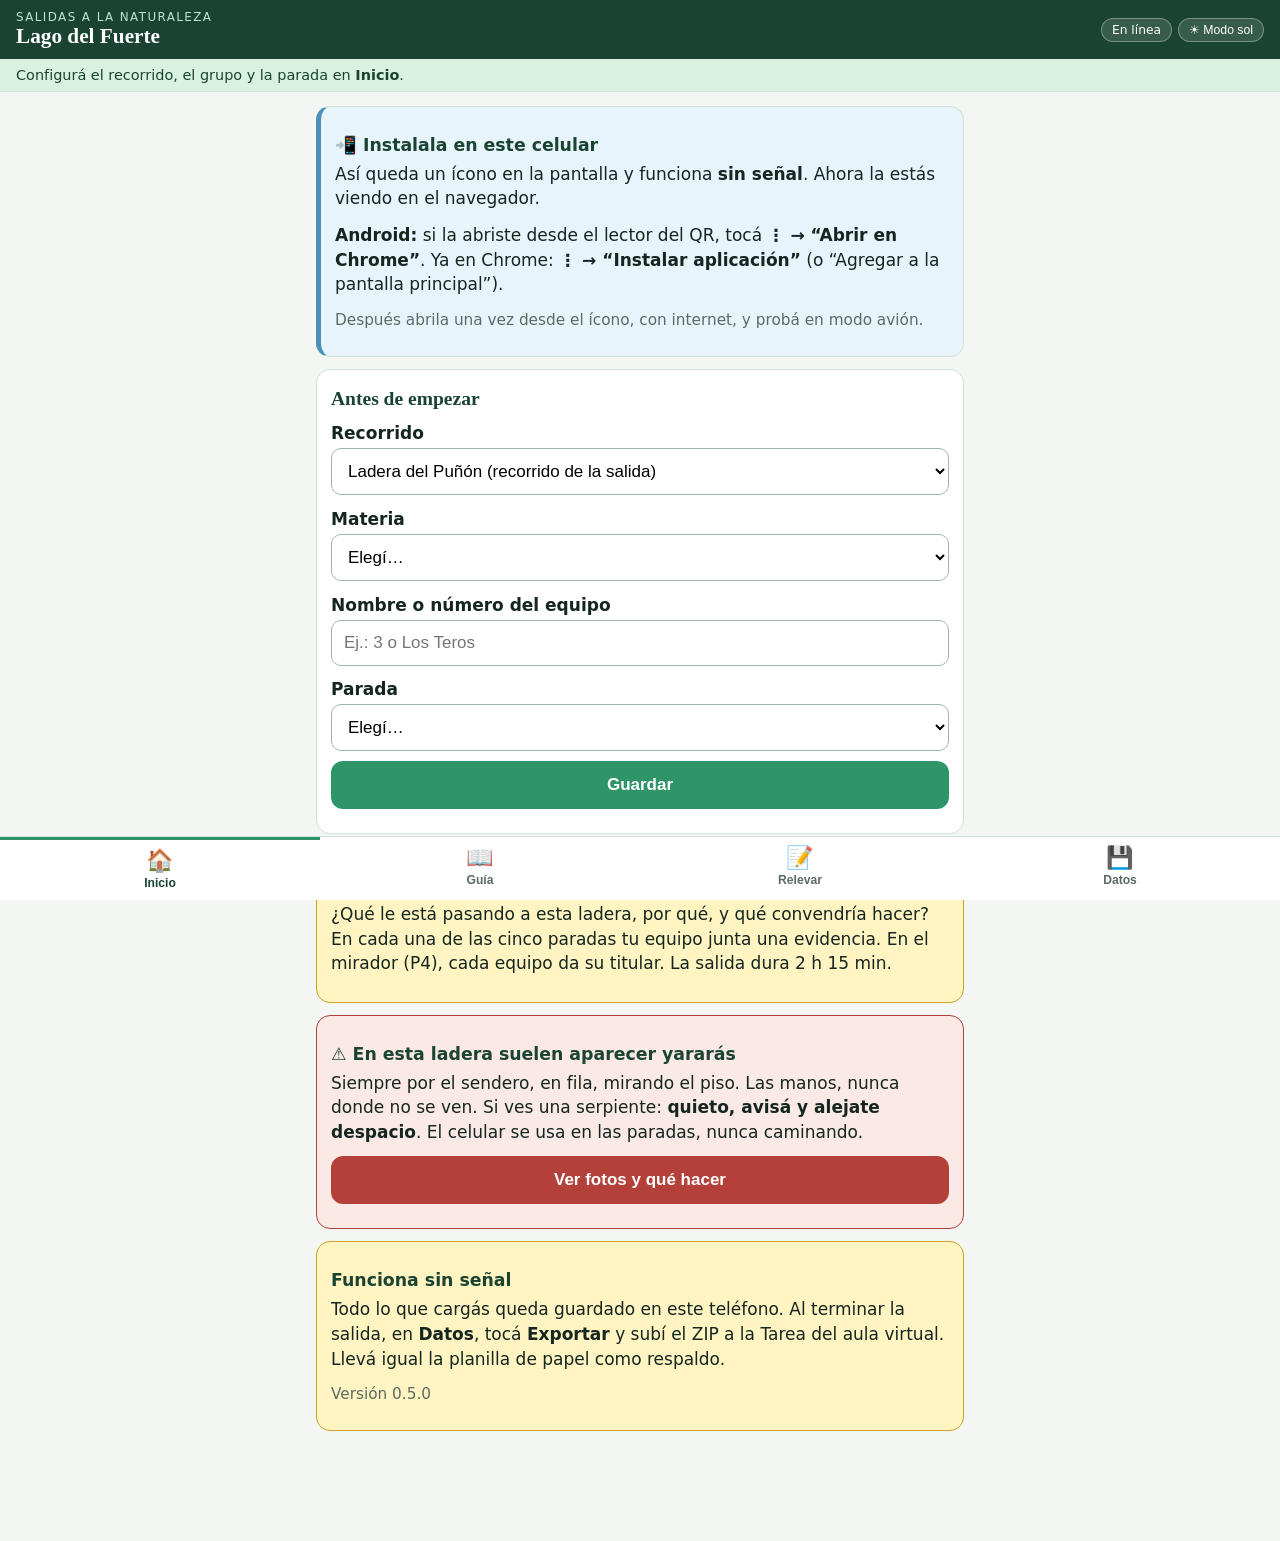
<file: index.html>
<!doctype html>
<html lang="es">
<head>
<meta charset="utf-8">
<meta name="viewport" content="width=device-width, initial-scale=1, viewport-fit=cover">
<meta name="theme-color" content="#1A4331">
<title>Salidas a la naturaleza</title>
<link rel="manifest" href="manifest.webmanifest">
<link rel="icon" href="img/icon-192.png">
<link rel="apple-touch-icon" href="img/icon-192.png">
<link rel="stylesheet" href="style.css">
</head>
<body>
<header class="top">
  <div>
    <div class="kicker">Salidas a la naturaleza</div>
    <h1>Lago del Fuerte</h1>
  </div>
  <div class="top-right">
    <span id="netState" class="pill" title="Estado de conexión">…</span>
    <button id="sunBtn" class="pill btn-pill" aria-label="Modo sol">☀ Modo sol</button>
  </div>
</header>

<div id="sessionBar" class="session"></div>

<main id="view"></main>

<nav class="tabs" role="tablist">
  <button data-tab="inicio" class="tab active">🏠<span>Inicio</span></button>
  <button data-tab="guia" class="tab">📖<span>Guía</span></button>
  <button data-tab="relevar" class="tab">📝<span>Relevar</span></button>
  <button data-tab="datos" class="tab">💾<span>Datos</span></button>
</nav>

<div id="toast" class="toast" role="status" aria-live="polite"></div>
<script src="jszip.min.js"></script>
<script src="app.js"></script>
</body>
</html>
</file>
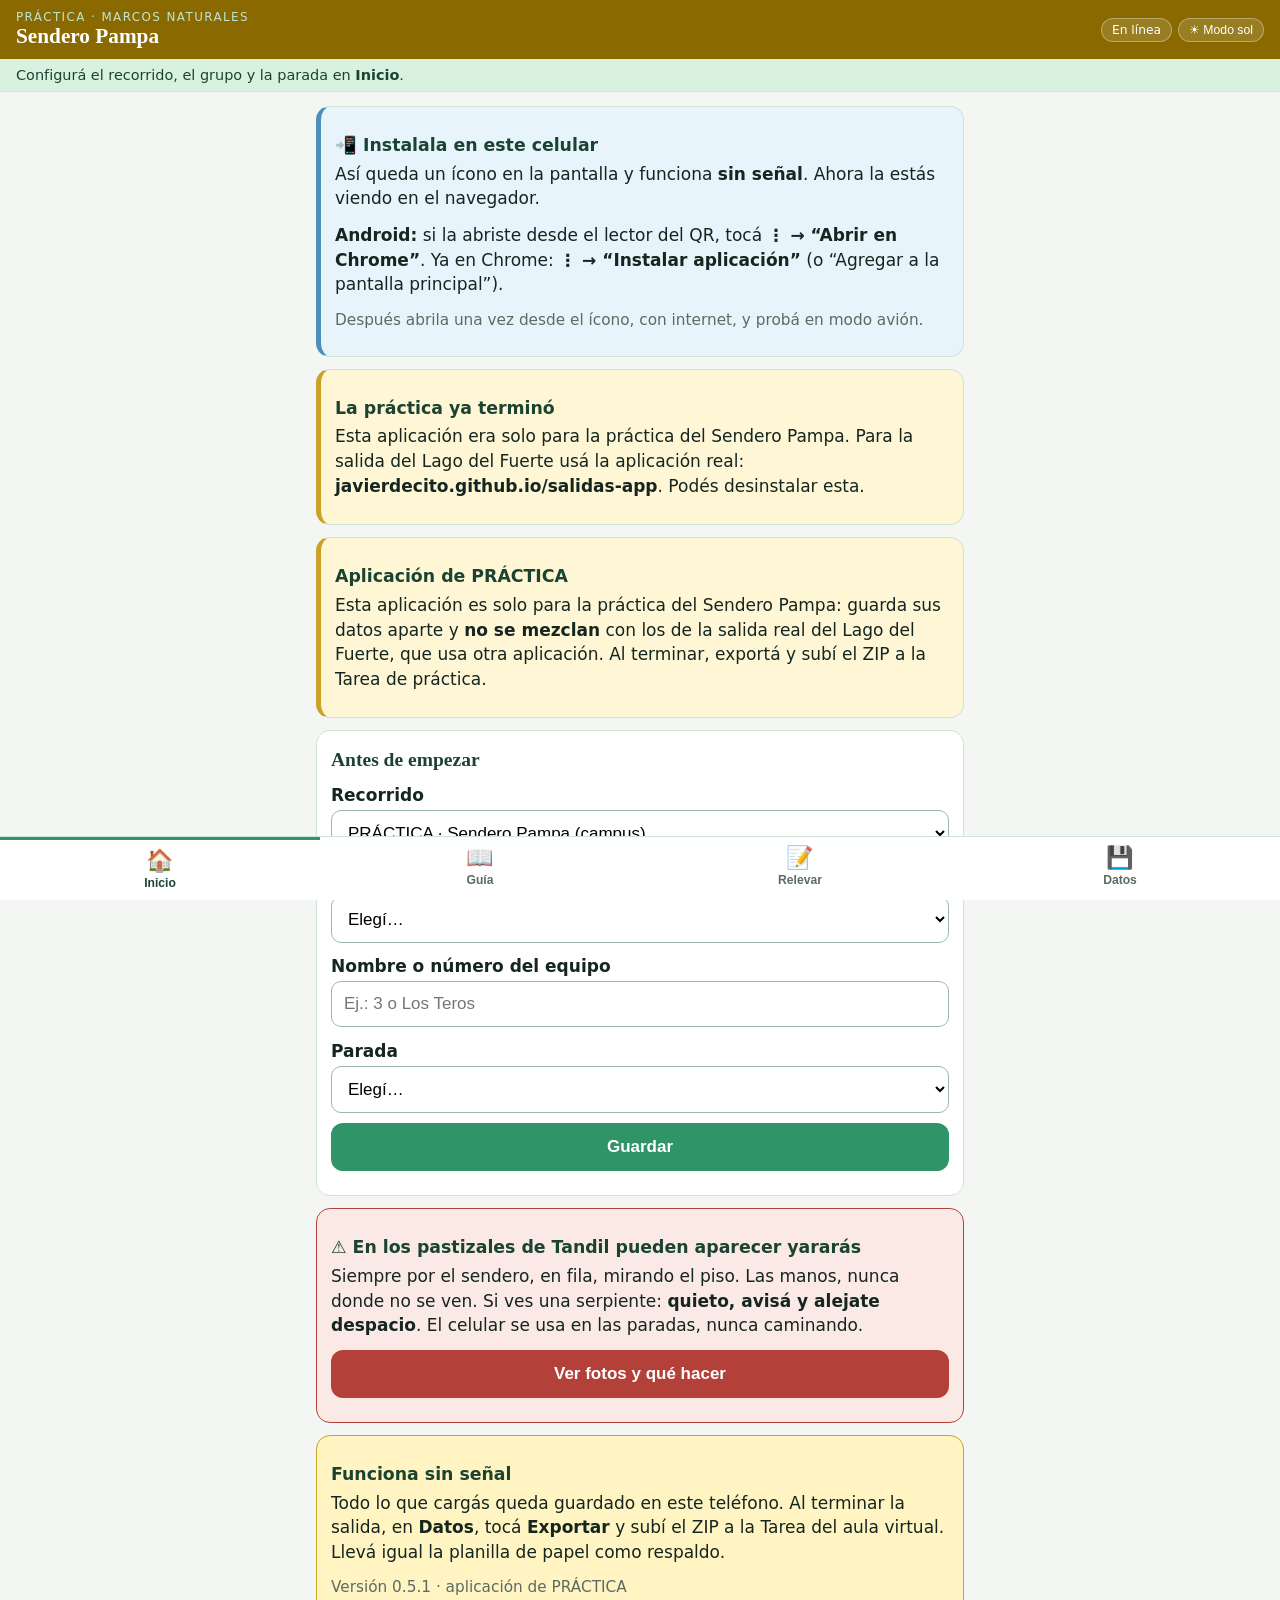
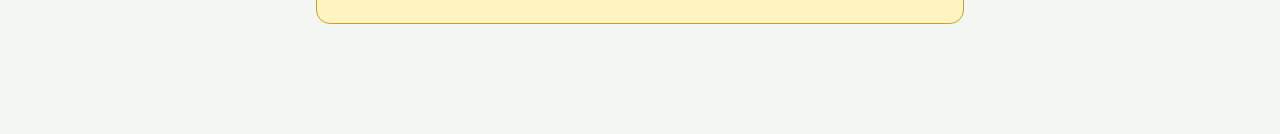
<file: practica/index.html>
<!doctype html>
<html lang="es">
<head>
<meta charset="utf-8">
<meta name="viewport" content="width=device-width, initial-scale=1, viewport-fit=cover">
<meta name="theme-color" content="#8A6A00">
<title>Práctica Sendero Pampa</title>
<link rel="manifest" href="manifest.webmanifest">
<link rel="icon" href="img/icon-192.png">
<link rel="apple-touch-icon" href="img/icon-192.png">
<link rel="stylesheet" href="style.css">
</head>
<body>
<header class="top">
  <div>
    <div class="kicker">PRÁCTICA · Marcos Naturales</div>
    <h1>Sendero Pampa</h1>
  </div>
  <div class="top-right">
    <span id="netState" class="pill" title="Estado de conexión">…</span>
    <button id="sunBtn" class="pill btn-pill" aria-label="Modo sol">☀ Modo sol</button>
  </div>
</header>

<div id="sessionBar" class="session"></div>

<main id="view"></main>

<nav class="tabs" role="tablist">
  <button data-tab="inicio" class="tab active">🏠<span>Inicio</span></button>
  <button data-tab="guia" class="tab">📖<span>Guía</span></button>
  <button data-tab="relevar" class="tab">📝<span>Relevar</span></button>
  <button data-tab="datos" class="tab">💾<span>Datos</span></button>
</nav>

<div id="toast" class="toast" role="status" aria-live="polite"></div>
<script src="jszip.min.js"></script>
<script src="app.js"></script>
</body>
</html>
</file>
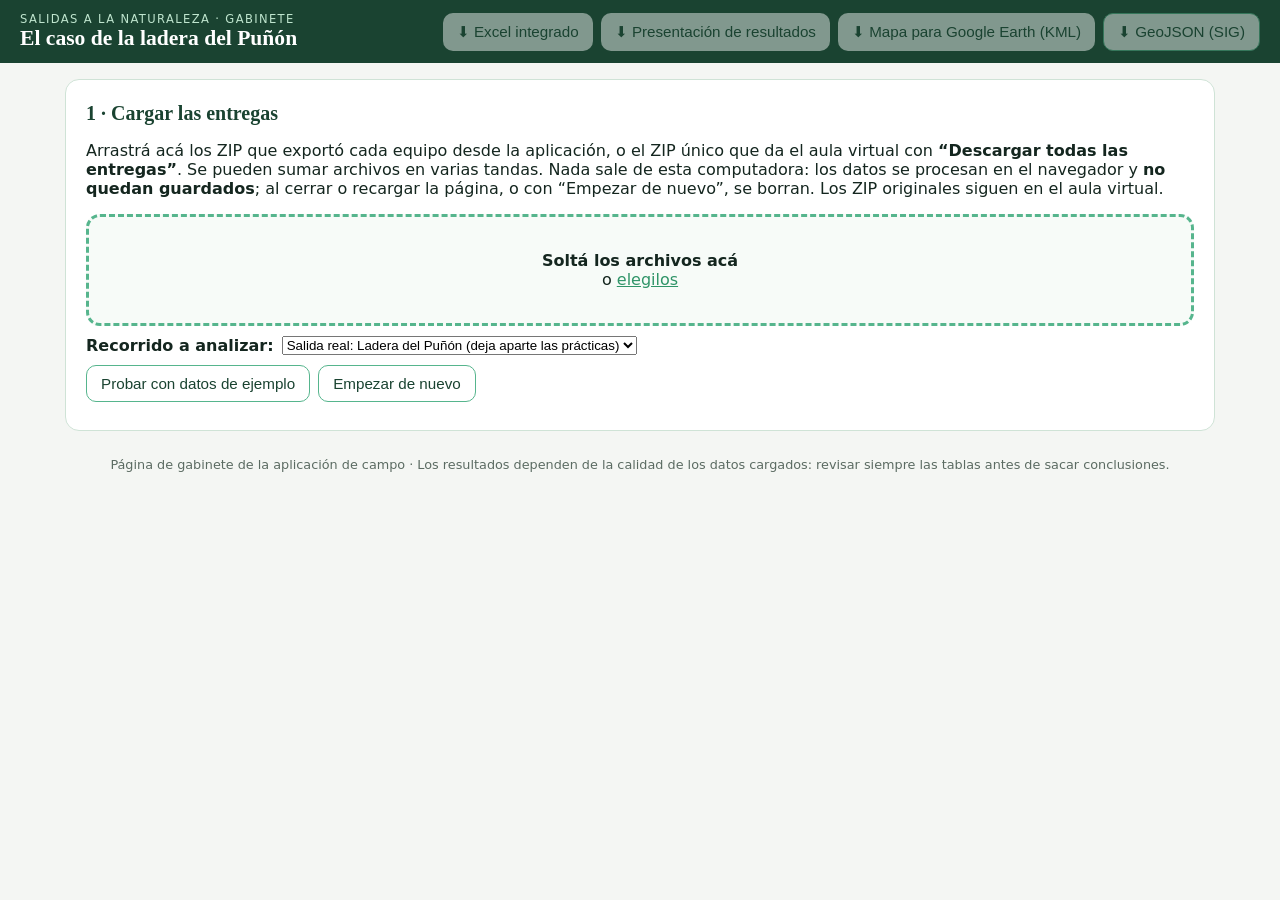
<file: gabinete.html>
<!doctype html>
<html lang="es">
<head>
<meta charset="utf-8">
<meta name="viewport" content="width=device-width, initial-scale=1">
<title>Gabinete · Salidas a la naturaleza</title>
<link rel="icon" href="img/icon-192.png">
<link rel="stylesheet" href="lib/leaflet.css">
<link rel="stylesheet" href="gabinete.css">
</head>
<body>
<header class="gtop">
  <div><div class="kicker">Salidas a la naturaleza · Gabinete</div><h1>El caso de la ladera del Puñón</h1></div>
  <div class="gbtns">
    <button id="bXlsx" class="gb" disabled>⬇ Excel integrado</button>
    <button id="bPptx" class="gb" disabled>⬇ Presentación de resultados</button>
    <button id="bKml" class="gb" disabled>⬇ Mapa para Google Earth (KML)</button>
    <button id="bGeo" class="gb ghost" disabled title="Para QGIS u otros SIG">⬇ GeoJSON (SIG)</button>
  </div>
</header>

<section id="carga" class="panel">
  <h2>1 · Cargar las entregas</h2>
  <p>Arrastrá acá los ZIP que exportó cada equipo desde la aplicación, o el ZIP único que da el aula virtual con <b>“Descargar todas las entregas”</b>. Se pueden sumar archivos en varias tandas. Nada sale de esta computadora: los datos se procesan en el navegador y <b>no quedan guardados</b>; al cerrar o recargar la página, o con “Empezar de nuevo”, se borran. Los ZIP originales siguen en el aula virtual.</p>
  <div id="drop" class="drop" tabindex="0">
    <div class="dropin"><b>Soltá los archivos acá</b><br>o <label class="lnk">elegilos<input id="fin" type="file" accept=".zip" multiple hidden></label></div>
  </div>
  <div class="row"><label for="fRec"><b>Recorrido a analizar:</b></label> <select id="fRec"><option value="real">Salida real: Ladera del Puñón (deja aparte las prácticas)</option><option value="practica">Solo la práctica (Sendero Pampa)</option><option value="todo">Todos juntos</option></select></div>
  <div class="row"><button id="bDemo" class="gb ghost">Probar con datos de ejemplo</button><button id="bReset" class="gb ghost">Empezar de nuevo</button></div>
  <div id="log" class="log"></div>
</section>

<nav id="tabs" class="gtabs hidden">
  <button data-v="resumen" class="on">Resumen</button>
  <button data-v="mapa">Mapa</button>
  <button data-v="arboles">¿Los árboles se escapan?</button>
  <button data-v="manchas">Manchas</button>
  <button data-v="senderos">Senderos</button>
  <button data-v="arroyo">Arroyo</button>
  <button data-v="fauna">Fauna y presiones</button>
  <button data-v="paisaje">Comentarios del paisaje</button>
  <button data-v="fotos">Fotos</button>
</nav>
<main id="vista"></main>
<footer class="gfoot">Página de gabinete de la aplicación de campo · Los resultados dependen de la calidad de los datos cargados: revisar siempre las tablas antes de sacar conclusiones.</footer>

<script src="jszip.min.js"></script>
<script src="lib/chart.umd.js"></script>
<script src="lib/leaflet.js"></script>
<script src="lib/xlsx.full.min.js"></script>
<script src="lib/pptxgen.bundle.js"></script>
<script src="gabinete.js"></script>
</body>
</html>
</file>
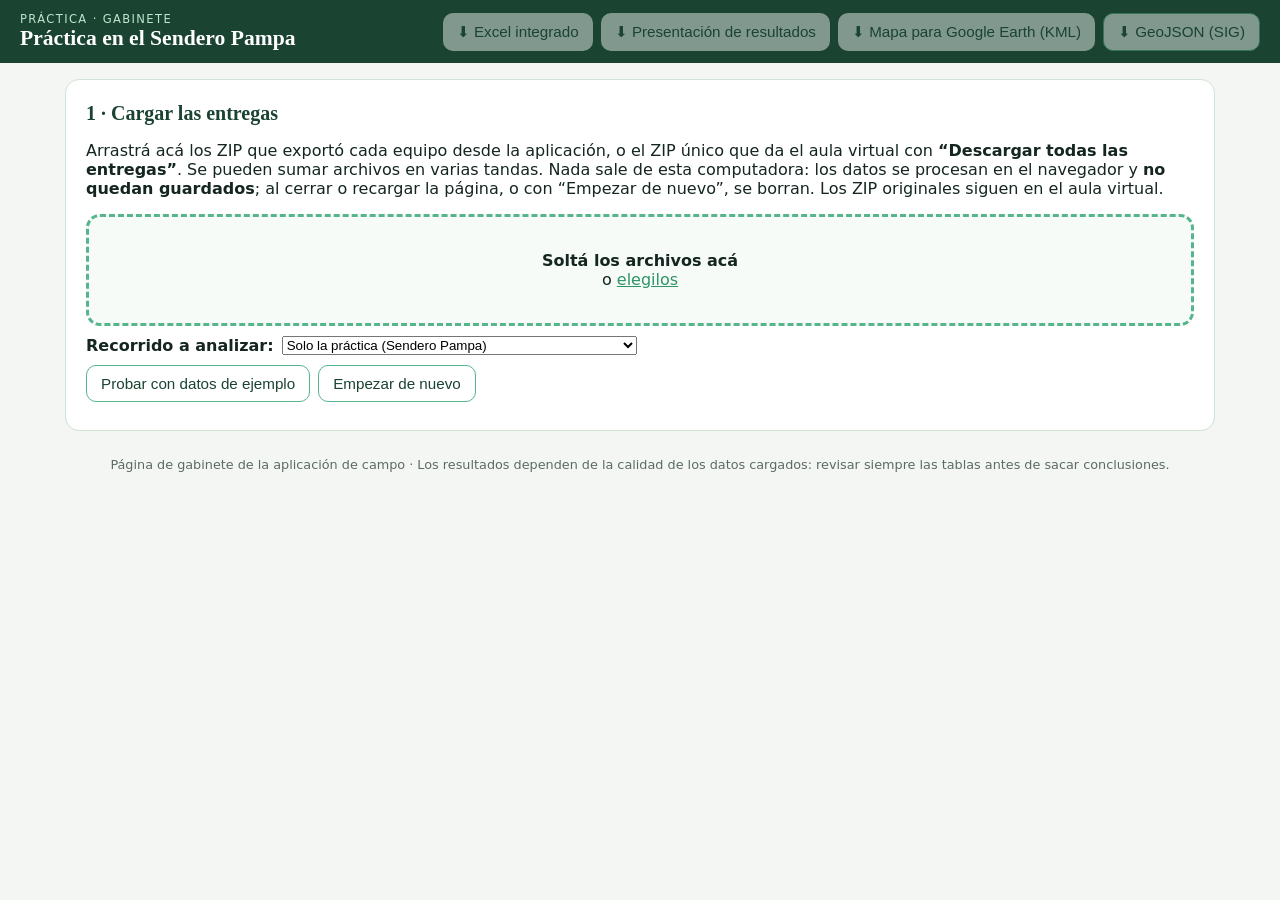
<file: practica/gabinete.html>
<!doctype html>
<html lang="es">
<head>
<meta charset="utf-8">
<meta name="viewport" content="width=device-width, initial-scale=1">
<title>Gabinete · Práctica Sendero Pampa</title>
<link rel="icon" href="img/icon-192.png">
<link rel="stylesheet" href="lib/leaflet.css">
<link rel="stylesheet" href="gabinete.css">
</head>
<body>
<header class="gtop">
  <div><div class="kicker">PRÁCTICA · Gabinete</div><h1>Práctica en el Sendero Pampa</h1></div>
  <div class="gbtns">
    <button id="bXlsx" class="gb" disabled>⬇ Excel integrado</button>
    <button id="bPptx" class="gb" disabled>⬇ Presentación de resultados</button>
    <button id="bKml" class="gb" disabled>⬇ Mapa para Google Earth (KML)</button>
    <button id="bGeo" class="gb ghost" disabled title="Para QGIS u otros SIG">⬇ GeoJSON (SIG)</button>
  </div>
</header>

<section id="carga" class="panel">
  <h2>1 · Cargar las entregas</h2>
  <p>Arrastrá acá los ZIP que exportó cada equipo desde la aplicación, o el ZIP único que da el aula virtual con <b>“Descargar todas las entregas”</b>. Se pueden sumar archivos en varias tandas. Nada sale de esta computadora: los datos se procesan en el navegador y <b>no quedan guardados</b>; al cerrar o recargar la página, o con “Empezar de nuevo”, se borran. Los ZIP originales siguen en el aula virtual.</p>
  <div id="drop" class="drop" tabindex="0">
    <div class="dropin"><b>Soltá los archivos acá</b><br>o <label class="lnk">elegilos<input id="fin" type="file" accept=".zip" multiple hidden></label></div>
  </div>
  <div class="row"><label for="fRec"><b>Recorrido a analizar:</b></label> <select id="fRec"><option value="real">Salida real: Ladera del Puñón (deja aparte las prácticas)</option><option value="practica">Solo la práctica (Sendero Pampa)</option><option value="todo">Todos juntos</option></select></div>
  <div class="row"><button id="bDemo" class="gb ghost">Probar con datos de ejemplo</button><button id="bReset" class="gb ghost">Empezar de nuevo</button></div>
  <div id="log" class="log"></div>
</section>

<nav id="tabs" class="gtabs hidden">
  <button data-v="resumen" class="on">Resumen</button>
  <button data-v="mapa">Mapa</button>
  <button data-v="arboles">¿Los árboles se escapan?</button>
  <button data-v="manchas">Manchas</button>
  <button data-v="senderos">Senderos</button>
  <button data-v="arroyo">Arroyo</button>
  <button data-v="fauna">Fauna y presiones</button>
  <button data-v="paisaje">Comentarios del paisaje</button>
  <button data-v="fotos">Fotos</button>
</nav>
<main id="vista"></main>
<footer class="gfoot">Página de gabinete de la aplicación de campo · Los resultados dependen de la calidad de los datos cargados: revisar siempre las tablas antes de sacar conclusiones.</footer>

<script src="jszip.min.js"></script>
<script src="lib/chart.umd.js"></script>
<script src="lib/leaflet.js"></script>
<script src="lib/xlsx.full.min.js"></script>
<script src="lib/pptxgen.bundle.js"></script>
<script src="gabinete.js"></script>
</body>
</html>
</file>
<file: style.css>
:root{
  --dark:#1A4331;--mid:#2F9468;--mint:#56B58D;--fill:#D9F1DF;--cream:#F4F6F3;
  --text:#14261F;--muted:#5B6B62;--alert:#B3413A;--rose:#FBE9E6;--yellow:#FFF4C2;
  --bg:#F4F6F3;--card:#FFFFFF;--line:#CFE3D6;--fs:17px;
}
body.sun{--bg:#FFFFFF;--card:#FFFFFF;--text:#000000;--muted:#222;--line:#000;--fs:20px}
*{box-sizing:border-box}
html,body{margin:0;padding:0}
body{font-family:system-ui,-apple-system,"Segoe UI",Roboto,sans-serif;font-size:var(--fs);color:var(--text);background:var(--bg);padding-bottom:84px;-webkit-text-size-adjust:100%}
h1{font-size:1.25em;margin:0;font-family:Georgia,serif}
h2{font-size:1.15em;margin:.2em 0 .6em;color:var(--dark);font-family:Georgia,serif}
h3{font-size:1.02em;margin:.8em 0 .4em;color:var(--dark)}
body.sun h2,body.sun h3{color:#000}
p{line-height:1.45;margin:.4em 0 .7em}
.top{position:sticky;top:0;z-index:5;display:flex;justify-content:space-between;align-items:center;gap:8px;background:var(--dark);color:#fff;padding:10px 16px;padding-top:max(10px,env(safe-area-inset-top))}
.kicker{font-size:.7em;letter-spacing:.12em;text-transform:uppercase;color:#BFE5CE}
.top-right{display:flex;gap:6px;align-items:center;flex-wrap:wrap;justify-content:flex-end}
.pill{font-size:.72em;border-radius:999px;padding:4px 10px;background:#ffffff22;color:#fff;border:1px solid #ffffff55;white-space:nowrap}
.btn-pill{cursor:pointer}
.pill.off{background:#E2B92B;color:#14261F;border-color:#E2B92B}
.session{background:var(--fill);color:var(--dark);font-size:.85em;padding:8px 16px;border-bottom:1px solid var(--line)}
body.sun .session{background:#fff;color:#000;border-bottom:2px solid #000}
main{padding:14px 16px;max-width:680px;margin:0 auto}
.card{background:var(--card);border:1px solid var(--line);border-radius:14px;padding:14px;margin:0 0 12px}
body.sun .card{border:2px solid #000}
.card.alert{background:var(--rose);border-color:var(--alert)}
.card.note{background:var(--yellow);border-color:#C9A227}
label{display:block;font-weight:600;margin:.8em 0 .3em}
input[type=text],input[type=number],select,textarea{width:100%;font-size:1em;padding:12px;border-radius:10px;border:1px solid #9DB8A8;background:#fff;color:#000}
textarea{min-height:84px;font-family:inherit}
.row{display:flex;gap:8px}
.row>*{flex:1}
.btn{display:block;width:100%;font-size:1em;font-weight:700;padding:14px;border-radius:12px;border:0;background:var(--mid);color:#fff;margin:10px 0;cursor:pointer}
.btn.secondary{background:#fff;color:var(--dark);border:2px solid var(--mid)}
.btn.danger{background:var(--alert)}
.btn.small{display:inline-block;width:auto;padding:8px 12px;font-size:.85em;margin:4px 4px 4px 0}
.btn:disabled{opacity:.5}
.chips{display:flex;flex-wrap:wrap;gap:6px}
.chip{border:2px solid var(--mint);background:#fff;color:var(--dark);border-radius:999px;padding:8px 12px;font-size:.9em;cursor:pointer;user-select:none}
.chip.on{background:var(--mid);border-color:var(--mid);color:#fff}
body.sun .chip{border-color:#000;color:#000}
body.sun .chip.on{background:#000;color:#fff}
.grid{display:grid;grid-template-columns:1fr 1fr;gap:10px}
.tile{background:var(--card);border:1px solid var(--line);border-radius:12px;overflow:hidden;cursor:pointer;text-align:center;padding-bottom:6px;font-weight:600;font-size:.9em}
.tile img{width:100%;display:block;aspect-ratio:1/1;object-fit:cover}
.ficha img{width:100%;border-radius:12px;border:1px solid var(--line)}
.q{font-size:1.1em;font-weight:600;line-height:1.4}
.step{font-size:.8em;color:var(--muted);margin-bottom:6px}
.answer{background:var(--fill);border-radius:12px;padding:12px;margin-top:10px}
.gps{font-size:.85em;color:var(--muted)}
.gps.ok{color:var(--mid);font-weight:600}
.thumbs{display:flex;gap:8px;flex-wrap:wrap;margin-top:8px}
.thumbs img{width:84px;height:84px;object-fit:cover;border-radius:8px;border:1px solid var(--line)}
.rec{border-left:5px solid var(--mint);padding-left:10px;margin:8px 0}
.rec small{color:var(--muted)}
.tabs{position:fixed;bottom:0;left:0;right:0;display:flex;background:#fff;border-top:1px solid var(--line);padding-bottom:env(safe-area-inset-bottom);z-index:6}
.tab{flex:1;background:none;border:0;padding:8px 0 10px;font-size:1.3em;color:var(--muted);display:flex;flex-direction:column;align-items:center;gap:2px;cursor:pointer}
.tab span{font-size:.55em;font-weight:600}
.tab.active{color:var(--dark);border-top:3px solid var(--mid)}
.toast{position:fixed;left:50%;bottom:96px;transform:translateX(-50%);background:#14261F;color:#fff;padding:10px 16px;border-radius:10px;font-size:.9em;opacity:0;transition:opacity .3s;pointer-events:none;max-width:90%;text-align:center}
.toast.show{opacity:1}
.cov{display:grid;grid-template-columns:repeat(6,1fr);gap:6px}
.cov .chip{text-align:center;padding:10px 0}
.pct{display:grid;grid-template-columns:1fr 90px;gap:6px;align-items:center;margin:4px 0}
.muted{color:var(--muted);font-size:.9em}
.back{background:none;border:0;color:var(--mid);font-size:1em;font-weight:700;padding:6px 0;cursor:pointer}
/* 0.3.0 · caso de la ladera */
.mision{border-left:6px solid #C9A227;background:#FFF9E0}
.mision h2{margin:.2em 0 .4em}
.mision.small{padding:10px 14px}
.mis{border-radius:10px;padding:8px 12px;margin:8px 0}
.mis p{margin:.3em 0 0}
.mis.bio{background:#E8F3EC;border:1px solid var(--mint)}
.mis.mn{background:#EEF4F8;border:1px solid #4A90B8}
table.tr{width:100%;border-collapse:collapse;margin:8px 0;font-size:.9em}
table.tr th,table.tr td{border:1px solid #9DB8A8;padding:4px;text-align:center}
table.tr th{background:var(--dark);color:#fff;font-weight:600}
table.tr input[type=number]{padding:8px 4px;text-align:center}
table.tr td.c input{width:26px;height:26px}
.bars{margin:8px 0}
.bar{display:grid;grid-template-columns:64px 1fr 36px;gap:6px;align-items:center;margin:3px 0;font-size:.9em}
.bar i{display:block;height:16px;background:var(--mid);border-radius:4px;min-width:2px}
.bar em{font-style:normal;text-align:right}
.srow{display:grid;grid-template-columns:24px 1fr 1fr auto;gap:6px;align-items:center;margin:6px 0}
.srow input[type=number]{padding:10px 6px}
.ck{display:flex;align-items:center;gap:4px;font-size:.9em;margin:0}
body.sun .mision,body.sun .mis{background:#fff;border-color:#000}
body.sun table.tr th{background:#000}
body.sun .bar i{background:#000}
/* 0.4.0 · seguridad con fotos */
.sgrid{display:grid;grid-template-columns:1fr;gap:10px;margin-bottom:12px}
@media (min-width:520px){.sgrid{grid-template-columns:1fr 1fr}}
.sf{background:var(--card);border:2px solid var(--alert);border-radius:12px;overflow:hidden;padding-bottom:8px}
.sf img{width:100%;aspect-ratio:4/3;object-fit:cover;display:block}
.sf b{display:block;margin:6px 10px 0;font-size:1.02em}
.sf i{display:block;margin:0 10px;color:var(--muted);font-size:.88em}
.sf p{margin:4px 10px;font-size:.92em}
.sf small{display:block;margin:0 10px;color:var(--muted);font-size:.72em}
.sgrid + .card.alert + h3 + .sgrid .sf{border-color:var(--mid)}
img.mapa{width:100%;border-radius:10px;border:1px solid var(--line)}
.card.alert ol{margin:.3em 0 .2em 1.2em;padding:0}

.card.prac{background:#FFF6D6;border-left:5px solid #C9A227}
.card.install{background:#E8F4FB;border-left:5px solid #4A90B8}
.badge-prac{background:#C9A227;color:#fff;padding:1px 6px;border-radius:6px;font-size:.85em}
</file>
<file: practica/style.css>
:root{
  --dark:#1A4331;--mid:#2F9468;--mint:#56B58D;--fill:#D9F1DF;--cream:#F4F6F3;
  --text:#14261F;--muted:#5B6B62;--alert:#B3413A;--rose:#FBE9E6;--yellow:#FFF4C2;
  --bg:#F4F6F3;--card:#FFFFFF;--line:#CFE3D6;--fs:17px;
}
body.sun{--bg:#FFFFFF;--card:#FFFFFF;--text:#000000;--muted:#222;--line:#000;--fs:20px}
*{box-sizing:border-box}
html,body{margin:0;padding:0}
body{font-family:system-ui,-apple-system,"Segoe UI",Roboto,sans-serif;font-size:var(--fs);color:var(--text);background:var(--bg);padding-bottom:84px;-webkit-text-size-adjust:100%}
h1{font-size:1.25em;margin:0;font-family:Georgia,serif}
h2{font-size:1.15em;margin:.2em 0 .6em;color:var(--dark);font-family:Georgia,serif}
h3{font-size:1.02em;margin:.8em 0 .4em;color:var(--dark)}
body.sun h2,body.sun h3{color:#000}
p{line-height:1.45;margin:.4em 0 .7em}
.top{position:sticky;top:0;z-index:5;display:flex;justify-content:space-between;align-items:center;gap:8px;background:var(--dark);color:#fff;padding:10px 16px;padding-top:max(10px,env(safe-area-inset-top))}
.kicker{font-size:.7em;letter-spacing:.12em;text-transform:uppercase;color:#BFE5CE}
.top-right{display:flex;gap:6px;align-items:center;flex-wrap:wrap;justify-content:flex-end}
.pill{font-size:.72em;border-radius:999px;padding:4px 10px;background:#ffffff22;color:#fff;border:1px solid #ffffff55;white-space:nowrap}
.btn-pill{cursor:pointer}
.pill.off{background:#E2B92B;color:#14261F;border-color:#E2B92B}
.session{background:var(--fill);color:var(--dark);font-size:.85em;padding:8px 16px;border-bottom:1px solid var(--line)}
body.sun .session{background:#fff;color:#000;border-bottom:2px solid #000}
main{padding:14px 16px;max-width:680px;margin:0 auto}
.card{background:var(--card);border:1px solid var(--line);border-radius:14px;padding:14px;margin:0 0 12px}
body.sun .card{border:2px solid #000}
.card.alert{background:var(--rose);border-color:var(--alert)}
.card.note{background:var(--yellow);border-color:#C9A227}
label{display:block;font-weight:600;margin:.8em 0 .3em}
input[type=text],input[type=number],select,textarea{width:100%;font-size:1em;padding:12px;border-radius:10px;border:1px solid #9DB8A8;background:#fff;color:#000}
textarea{min-height:84px;font-family:inherit}
.row{display:flex;gap:8px}
.row>*{flex:1}
.btn{display:block;width:100%;font-size:1em;font-weight:700;padding:14px;border-radius:12px;border:0;background:var(--mid);color:#fff;margin:10px 0;cursor:pointer}
.btn.secondary{background:#fff;color:var(--dark);border:2px solid var(--mid)}
.btn.danger{background:var(--alert)}
.btn.small{display:inline-block;width:auto;padding:8px 12px;font-size:.85em;margin:4px 4px 4px 0}
.btn:disabled{opacity:.5}
.chips{display:flex;flex-wrap:wrap;gap:6px}
.chip{border:2px solid var(--mint);background:#fff;color:var(--dark);border-radius:999px;padding:8px 12px;font-size:.9em;cursor:pointer;user-select:none}
.chip.on{background:var(--mid);border-color:var(--mid);color:#fff}
body.sun .chip{border-color:#000;color:#000}
body.sun .chip.on{background:#000;color:#fff}
.grid{display:grid;grid-template-columns:1fr 1fr;gap:10px}
.tile{background:var(--card);border:1px solid var(--line);border-radius:12px;overflow:hidden;cursor:pointer;text-align:center;padding-bottom:6px;font-weight:600;font-size:.9em}
.tile img{width:100%;display:block;aspect-ratio:1/1;object-fit:cover}
.ficha img{width:100%;border-radius:12px;border:1px solid var(--line)}
.q{font-size:1.1em;font-weight:600;line-height:1.4}
.step{font-size:.8em;color:var(--muted);margin-bottom:6px}
.answer{background:var(--fill);border-radius:12px;padding:12px;margin-top:10px}
.gps{font-size:.85em;color:var(--muted)}
.gps.ok{color:var(--mid);font-weight:600}
.thumbs{display:flex;gap:8px;flex-wrap:wrap;margin-top:8px}
.thumbs img{width:84px;height:84px;object-fit:cover;border-radius:8px;border:1px solid var(--line)}
.rec{border-left:5px solid var(--mint);padding-left:10px;margin:8px 0}
.rec small{color:var(--muted)}
.tabs{position:fixed;bottom:0;left:0;right:0;display:flex;background:#fff;border-top:1px solid var(--line);padding-bottom:env(safe-area-inset-bottom);z-index:6}
.tab{flex:1;background:none;border:0;padding:8px 0 10px;font-size:1.3em;color:var(--muted);display:flex;flex-direction:column;align-items:center;gap:2px;cursor:pointer}
.tab span{font-size:.55em;font-weight:600}
.tab.active{color:var(--dark);border-top:3px solid var(--mid)}
.toast{position:fixed;left:50%;bottom:96px;transform:translateX(-50%);background:#14261F;color:#fff;padding:10px 16px;border-radius:10px;font-size:.9em;opacity:0;transition:opacity .3s;pointer-events:none;max-width:90%;text-align:center}
.toast.show{opacity:1}
.cov{display:grid;grid-template-columns:repeat(6,1fr);gap:6px}
.cov .chip{text-align:center;padding:10px 0}
.pct{display:grid;grid-template-columns:1fr 90px;gap:6px;align-items:center;margin:4px 0}
.muted{color:var(--muted);font-size:.9em}
.back{background:none;border:0;color:var(--mid);font-size:1em;font-weight:700;padding:6px 0;cursor:pointer}
/* 0.3.0 · caso de la ladera */
.mision{border-left:6px solid #C9A227;background:#FFF9E0}
.mision h2{margin:.2em 0 .4em}
.mision.small{padding:10px 14px}
.mis{border-radius:10px;padding:8px 12px;margin:8px 0}
.mis p{margin:.3em 0 0}
.mis.bio{background:#E8F3EC;border:1px solid var(--mint)}
.mis.mn{background:#EEF4F8;border:1px solid #4A90B8}
table.tr{width:100%;border-collapse:collapse;margin:8px 0;font-size:.9em}
table.tr th,table.tr td{border:1px solid #9DB8A8;padding:4px;text-align:center}
table.tr th{background:var(--dark);color:#fff;font-weight:600}
table.tr input[type=number]{padding:8px 4px;text-align:center}
table.tr td.c input{width:26px;height:26px}
.bars{margin:8px 0}
.bar{display:grid;grid-template-columns:64px 1fr 36px;gap:6px;align-items:center;margin:3px 0;font-size:.9em}
.bar i{display:block;height:16px;background:var(--mid);border-radius:4px;min-width:2px}
.bar em{font-style:normal;text-align:right}
.srow{display:grid;grid-template-columns:24px 1fr 1fr auto;gap:6px;align-items:center;margin:6px 0}
.srow input[type=number]{padding:10px 6px}
.ck{display:flex;align-items:center;gap:4px;font-size:.9em;margin:0}
body.sun .mision,body.sun .mis{background:#fff;border-color:#000}
body.sun table.tr th{background:#000}
body.sun .bar i{background:#000}
/* 0.4.0 · seguridad con fotos */
.sgrid{display:grid;grid-template-columns:1fr;gap:10px;margin-bottom:12px}
@media (min-width:520px){.sgrid{grid-template-columns:1fr 1fr}}
.sf{background:var(--card);border:2px solid var(--alert);border-radius:12px;overflow:hidden;padding-bottom:8px}
.sf img{width:100%;aspect-ratio:4/3;object-fit:cover;display:block}
.sf b{display:block;margin:6px 10px 0;font-size:1.02em}
.sf i{display:block;margin:0 10px;color:var(--muted);font-size:.88em}
.sf p{margin:4px 10px;font-size:.92em}
.sf small{display:block;margin:0 10px;color:var(--muted);font-size:.72em}
.sgrid + .card.alert + h3 + .sgrid .sf{border-color:var(--mid)}
img.mapa{width:100%;border-radius:10px;border:1px solid var(--line)}
.card.alert ol{margin:.3em 0 .2em 1.2em;padding:0}

.card.prac{background:#FFF6D6;border-left:5px solid #C9A227}
.card.install{background:#E8F4FB;border-left:5px solid #4A90B8}
.badge-prac{background:#C9A227;color:#fff;padding:1px 6px;border-radius:6px;font-size:.85em}

.badge-real{background:#2f6f4f;color:#fff;padding:1px 6px;border-radius:6px;font-size:.85em}

header.top{background:#8A6A00!important}
</file>
<file: lib/leaflet.css>
/* required styles */

.leaflet-pane,
.leaflet-tile,
.leaflet-marker-icon,
.leaflet-marker-shadow,
.leaflet-tile-container,
.leaflet-pane > svg,
.leaflet-pane > canvas,
.leaflet-zoom-box,
.leaflet-image-layer,
.leaflet-layer {
	position: absolute;
	left: 0;
	top: 0;
	}
.leaflet-container {
	overflow: hidden;
	}
.leaflet-tile,
.leaflet-marker-icon,
.leaflet-marker-shadow {
	-webkit-user-select: none;
	   -moz-user-select: none;
	        user-select: none;
	  -webkit-user-drag: none;
	}
/* Prevents IE11 from highlighting tiles in blue */
.leaflet-tile::selection {
	background: transparent;
}
/* Safari renders non-retina tile on retina better with this, but Chrome is worse */
.leaflet-safari .leaflet-tile {
	image-rendering: -webkit-optimize-contrast;
	}
/* hack that prevents hw layers "stretching" when loading new tiles */
.leaflet-safari .leaflet-tile-container {
	width: 1600px;
	height: 1600px;
	-webkit-transform-origin: 0 0;
	}
.leaflet-marker-icon,
.leaflet-marker-shadow {
	display: block;
	}
/* .leaflet-container svg: reset svg max-width decleration shipped in Joomla! (joomla.org) 3.x */
/* .leaflet-container img: map is broken in FF if you have max-width: 100% on tiles */
.leaflet-container .leaflet-overlay-pane svg {
	max-width: none !important;
	max-height: none !important;
	}
.leaflet-container .leaflet-marker-pane img,
.leaflet-container .leaflet-shadow-pane img,
.leaflet-container .leaflet-tile-pane img,
.leaflet-container img.leaflet-image-layer,
.leaflet-container .leaflet-tile {
	max-width: none !important;
	max-height: none !important;
	width: auto;
	padding: 0;
	}

.leaflet-container img.leaflet-tile {
	/* See: https://bugs.chromium.org/p/chromium/issues/detail?id=600120 */
	mix-blend-mode: plus-lighter;
}

.leaflet-container.leaflet-touch-zoom {
	-ms-touch-action: pan-x pan-y;
	touch-action: pan-x pan-y;
	}
.leaflet-container.leaflet-touch-drag {
	-ms-touch-action: pinch-zoom;
	/* Fallback for FF which doesn't support pinch-zoom */
	touch-action: none;
	touch-action: pinch-zoom;
}
.leaflet-container.leaflet-touch-drag.leaflet-touch-zoom {
	-ms-touch-action: none;
	touch-action: none;
}
.leaflet-container {
	-webkit-tap-highlight-color: transparent;
}
.leaflet-container a {
	-webkit-tap-highlight-color: rgba(51, 181, 229, 0.4);
}
.leaflet-tile {
	filter: inherit;
	visibility: hidden;
	}
.leaflet-tile-loaded {
	visibility: inherit;
	}
.leaflet-zoom-box {
	width: 0;
	height: 0;
	-moz-box-sizing: border-box;
	     box-sizing: border-box;
	z-index: 800;
	}
/* workaround for https://bugzilla.mozilla.org/show_bug.cgi?id=888319 */
.leaflet-overlay-pane svg {
	-moz-user-select: none;
	}

.leaflet-pane         { z-index: 400; }

.leaflet-tile-pane    { z-index: 200; }
.leaflet-overlay-pane { z-index: 400; }
.leaflet-shadow-pane  { z-index: 500; }
.leaflet-marker-pane  { z-index: 600; }
.leaflet-tooltip-pane   { z-index: 650; }
.leaflet-popup-pane   { z-index: 700; }

.leaflet-map-pane canvas { z-index: 100; }
.leaflet-map-pane svg    { z-index: 200; }

.leaflet-vml-shape {
	width: 1px;
	height: 1px;
	}
.lvml {
	behavior: url(#default#VML);
	display: inline-block;
	position: absolute;
	}


/* control positioning */

.leaflet-control {
	position: relative;
	z-index: 800;
	pointer-events: visiblePainted; /* IE 9-10 doesn't have auto */
	pointer-events: auto;
	}
.leaflet-top,
.leaflet-bottom {
	position: absolute;
	z-index: 1000;
	pointer-events: none;
	}
.leaflet-top {
	top: 0;
	}
.leaflet-right {
	right: 0;
	}
.leaflet-bottom {
	bottom: 0;
	}
.leaflet-left {
	left: 0;
	}
.leaflet-control {
	float: left;
	clear: both;
	}
.leaflet-right .leaflet-control {
	float: right;
	}
.leaflet-top .leaflet-control {
	margin-top: 10px;
	}
.leaflet-bottom .leaflet-control {
	margin-bottom: 10px;
	}
.leaflet-left .leaflet-control {
	margin-left: 10px;
	}
.leaflet-right .leaflet-control {
	margin-right: 10px;
	}


/* zoom and fade animations */

.leaflet-fade-anim .leaflet-popup {
	opacity: 0;
	-webkit-transition: opacity 0.2s linear;
	   -moz-transition: opacity 0.2s linear;
	        transition: opacity 0.2s linear;
	}
.leaflet-fade-anim .leaflet-map-pane .leaflet-popup {
	opacity: 1;
	}
.leaflet-zoom-animated {
	-webkit-transform-origin: 0 0;
	    -ms-transform-origin: 0 0;
	        transform-origin: 0 0;
	}
svg.leaflet-zoom-animated {
	will-change: transform;
}

.leaflet-zoom-anim .leaflet-zoom-animated {
	-webkit-transition: -webkit-transform 0.25s cubic-bezier(0,0,0.25,1);
	   -moz-transition:    -moz-transform 0.25s cubic-bezier(0,0,0.25,1);
	        transition:         transform 0.25s cubic-bezier(0,0,0.25,1);
	}
.leaflet-zoom-anim .leaflet-tile,
.leaflet-pan-anim .leaflet-tile {
	-webkit-transition: none;
	   -moz-transition: none;
	        transition: none;
	}

.leaflet-zoom-anim .leaflet-zoom-hide {
	visibility: hidden;
	}


/* cursors */

.leaflet-interactive {
	cursor: pointer;
	}
.leaflet-grab {
	cursor: -webkit-grab;
	cursor:    -moz-grab;
	cursor:         grab;
	}
.leaflet-crosshair,
.leaflet-crosshair .leaflet-interactive {
	cursor: crosshair;
	}
.leaflet-popup-pane,
.leaflet-control {
	cursor: auto;
	}
.leaflet-dragging .leaflet-grab,
.leaflet-dragging .leaflet-grab .leaflet-interactive,
.leaflet-dragging .leaflet-marker-draggable {
	cursor: move;
	cursor: -webkit-grabbing;
	cursor:    -moz-grabbing;
	cursor:         grabbing;
	}

/* marker & overlays interactivity */
.leaflet-marker-icon,
.leaflet-marker-shadow,
.leaflet-image-layer,
.leaflet-pane > svg path,
.leaflet-tile-container {
	pointer-events: none;
	}

.leaflet-marker-icon.leaflet-interactive,
.leaflet-image-layer.leaflet-interactive,
.leaflet-pane > svg path.leaflet-interactive,
svg.leaflet-image-layer.leaflet-interactive path {
	pointer-events: visiblePainted; /* IE 9-10 doesn't have auto */
	pointer-events: auto;
	}

/* visual tweaks */

.leaflet-container {
	background: #ddd;
	outline-offset: 1px;
	}
.leaflet-container a {
	color: #0078A8;
	}
.leaflet-zoom-box {
	border: 2px dotted #38f;
	background: rgba(255,255,255,0.5);
	}


/* general typography */
.leaflet-container {
	font-family: "Helvetica Neue", Arial, Helvetica, sans-serif;
	font-size: 12px;
	font-size: 0.75rem;
	line-height: 1.5;
	}


/* general toolbar styles */

.leaflet-bar {
	box-shadow: 0 1px 5px rgba(0,0,0,0.65);
	border-radius: 4px;
	}
.leaflet-bar a {
	background-color: #fff;
	border-bottom: 1px solid #ccc;
	width: 26px;
	height: 26px;
	line-height: 26px;
	display: block;
	text-align: center;
	text-decoration: none;
	color: black;
	}
.leaflet-bar a,
.leaflet-control-layers-toggle {
	background-position: 50% 50%;
	background-repeat: no-repeat;
	display: block;
	}
.leaflet-bar a:hover,
.leaflet-bar a:focus {
	background-color: #f4f4f4;
	}
.leaflet-bar a:first-child {
	border-top-left-radius: 4px;
	border-top-right-radius: 4px;
	}
.leaflet-bar a:last-child {
	border-bottom-left-radius: 4px;
	border-bottom-right-radius: 4px;
	border-bottom: none;
	}
.leaflet-bar a.leaflet-disabled {
	cursor: default;
	background-color: #f4f4f4;
	color: #bbb;
	}

.leaflet-touch .leaflet-bar a {
	width: 30px;
	height: 30px;
	line-height: 30px;
	}
.leaflet-touch .leaflet-bar a:first-child {
	border-top-left-radius: 2px;
	border-top-right-radius: 2px;
	}
.leaflet-touch .leaflet-bar a:last-child {
	border-bottom-left-radius: 2px;
	border-bottom-right-radius: 2px;
	}

/* zoom control */

.leaflet-control-zoom-in,
.leaflet-control-zoom-out {
	font: bold 18px 'Lucida Console', Monaco, monospace;
	text-indent: 1px;
	}

.leaflet-touch .leaflet-control-zoom-in, .leaflet-touch .leaflet-control-zoom-out  {
	font-size: 22px;
	}


/* layers control */

.leaflet-control-layers {
	box-shadow: 0 1px 5px rgba(0,0,0,0.4);
	background: #fff;
	border-radius: 5px;
	}
.leaflet-control-layers-toggle {
	background-image: url(images/layers.png);
	width: 36px;
	height: 36px;
	}
.leaflet-retina .leaflet-control-layers-toggle {
	background-image: url(images/layers-2x.png);
	background-size: 26px 26px;
	}
.leaflet-touch .leaflet-control-layers-toggle {
	width: 44px;
	height: 44px;
	}
.leaflet-control-layers .leaflet-control-layers-list,
.leaflet-control-layers-expanded .leaflet-control-layers-toggle {
	display: none;
	}
.leaflet-control-layers-expanded .leaflet-control-layers-list {
	display: block;
	position: relative;
	}
.leaflet-control-layers-expanded {
	padding: 6px 10px 6px 6px;
	color: #333;
	background: #fff;
	}
.leaflet-control-layers-scrollbar {
	overflow-y: scroll;
	overflow-x: hidden;
	padding-right: 5px;
	}
.leaflet-control-layers-selector {
	margin-top: 2px;
	position: relative;
	top: 1px;
	}
.leaflet-control-layers label {
	display: block;
	font-size: 13px;
	font-size: 1.08333em;
	}
.leaflet-control-layers-separator {
	height: 0;
	border-top: 1px solid #ddd;
	margin: 5px -10px 5px -6px;
	}

/* Default icon URLs */
.leaflet-default-icon-path { /* used only in path-guessing heuristic, see L.Icon.Default */
	background-image: url(images/marker-icon.png);
	}


/* attribution and scale controls */

.leaflet-container .leaflet-control-attribution {
	background: #fff;
	background: rgba(255, 255, 255, 0.8);
	margin: 0;
	}
.leaflet-control-attribution,
.leaflet-control-scale-line {
	padding: 0 5px;
	color: #333;
	line-height: 1.4;
	}
.leaflet-control-attribution a {
	text-decoration: none;
	}
.leaflet-control-attribution a:hover,
.leaflet-control-attribution a:focus {
	text-decoration: underline;
	}
.leaflet-attribution-flag {
	display: inline !important;
	vertical-align: baseline !important;
	width: 1em;
	height: 0.6669em;
	}
.leaflet-left .leaflet-control-scale {
	margin-left: 5px;
	}
.leaflet-bottom .leaflet-control-scale {
	margin-bottom: 5px;
	}
.leaflet-control-scale-line {
	border: 2px solid #777;
	border-top: none;
	line-height: 1.1;
	padding: 2px 5px 1px;
	white-space: nowrap;
	-moz-box-sizing: border-box;
	     box-sizing: border-box;
	background: rgba(255, 255, 255, 0.8);
	text-shadow: 1px 1px #fff;
	}
.leaflet-control-scale-line:not(:first-child) {
	border-top: 2px solid #777;
	border-bottom: none;
	margin-top: -2px;
	}
.leaflet-control-scale-line:not(:first-child):not(:last-child) {
	border-bottom: 2px solid #777;
	}

.leaflet-touch .leaflet-control-attribution,
.leaflet-touch .leaflet-control-layers,
.leaflet-touch .leaflet-bar {
	box-shadow: none;
	}
.leaflet-touch .leaflet-control-layers,
.leaflet-touch .leaflet-bar {
	border: 2px solid rgba(0,0,0,0.2);
	background-clip: padding-box;
	}


/* popup */

.leaflet-popup {
	position: absolute;
	text-align: center;
	margin-bottom: 20px;
	}
.leaflet-popup-content-wrapper {
	padding: 1px;
	text-align: left;
	border-radius: 12px;
	}
.leaflet-popup-content {
	margin: 13px 24px 13px 20px;
	line-height: 1.3;
	font-size: 13px;
	font-size: 1.08333em;
	min-height: 1px;
	}
.leaflet-popup-content p {
	margin: 17px 0;
	margin: 1.3em 0;
	}
.leaflet-popup-tip-container {
	width: 40px;
	height: 20px;
	position: absolute;
	left: 50%;
	margin-top: -1px;
	margin-left: -20px;
	overflow: hidden;
	pointer-events: none;
	}
.leaflet-popup-tip {
	width: 17px;
	height: 17px;
	padding: 1px;

	margin: -10px auto 0;
	pointer-events: auto;

	-webkit-transform: rotate(45deg);
	   -moz-transform: rotate(45deg);
	    -ms-transform: rotate(45deg);
	        transform: rotate(45deg);
	}
.leaflet-popup-content-wrapper,
.leaflet-popup-tip {
	background: white;
	color: #333;
	box-shadow: 0 3px 14px rgba(0,0,0,0.4);
	}
.leaflet-container a.leaflet-popup-close-button {
	position: absolute;
	top: 0;
	right: 0;
	border: none;
	text-align: center;
	width: 24px;
	height: 24px;
	font: 16px/24px Tahoma, Verdana, sans-serif;
	color: #757575;
	text-decoration: none;
	background: transparent;
	}
.leaflet-container a.leaflet-popup-close-button:hover,
.leaflet-container a.leaflet-popup-close-button:focus {
	color: #585858;
	}
.leaflet-popup-scrolled {
	overflow: auto;
	}

.leaflet-oldie .leaflet-popup-content-wrapper {
	-ms-zoom: 1;
	}
.leaflet-oldie .leaflet-popup-tip {
	width: 24px;
	margin: 0 auto;

	-ms-filter: "progid:DXImageTransform.Microsoft.Matrix(M11=0.70710678, M12=0.70710678, M21=-0.70710678, M22=0.70710678)";
	filter: progid:DXImageTransform.Microsoft.Matrix(M11=0.70710678, M12=0.70710678, M21=-0.70710678, M22=0.70710678);
	}

.leaflet-oldie .leaflet-control-zoom,
.leaflet-oldie .leaflet-control-layers,
.leaflet-oldie .leaflet-popup-content-wrapper,
.leaflet-oldie .leaflet-popup-tip {
	border: 1px solid #999;
	}


/* div icon */

.leaflet-div-icon {
	background: #fff;
	border: 1px solid #666;
	}


/* Tooltip */
/* Base styles for the element that has a tooltip */
.leaflet-tooltip {
	position: absolute;
	padding: 6px;
	background-color: #fff;
	border: 1px solid #fff;
	border-radius: 3px;
	color: #222;
	white-space: nowrap;
	-webkit-user-select: none;
	-moz-user-select: none;
	-ms-user-select: none;
	user-select: none;
	pointer-events: none;
	box-shadow: 0 1px 3px rgba(0,0,0,0.4);
	}
.leaflet-tooltip.leaflet-interactive {
	cursor: pointer;
	pointer-events: auto;
	}
.leaflet-tooltip-top:before,
.leaflet-tooltip-bottom:before,
.leaflet-tooltip-left:before,
.leaflet-tooltip-right:before {
	position: absolute;
	pointer-events: none;
	border: 6px solid transparent;
	background: transparent;
	content: "";
	}

/* Directions */

.leaflet-tooltip-bottom {
	margin-top: 6px;
}
.leaflet-tooltip-top {
	margin-top: -6px;
}
.leaflet-tooltip-bottom:before,
.leaflet-tooltip-top:before {
	left: 50%;
	margin-left: -6px;
	}
.leaflet-tooltip-top:before {
	bottom: 0;
	margin-bottom: -12px;
	border-top-color: #fff;
	}
.leaflet-tooltip-bottom:before {
	top: 0;
	margin-top: -12px;
	margin-left: -6px;
	border-bottom-color: #fff;
	}
.leaflet-tooltip-left {
	margin-left: -6px;
}
.leaflet-tooltip-right {
	margin-left: 6px;
}
.leaflet-tooltip-left:before,
.leaflet-tooltip-right:before {
	top: 50%;
	margin-top: -6px;
	}
.leaflet-tooltip-left:before {
	right: 0;
	margin-right: -12px;
	border-left-color: #fff;
	}
.leaflet-tooltip-right:before {
	left: 0;
	margin-left: -12px;
	border-right-color: #fff;
	}

/* Printing */

@media print {
	/* Prevent printers from removing background-images of controls. */
	.leaflet-control {
		-webkit-print-color-adjust: exact;
		print-color-adjust: exact;
		}
	}
</file>
<file: gabinete.css>
:root{--dark:#1A4331;--mid:#2F9468;--mint:#56B58D;--fill:#D9F1DF;--cream:#F4F6F3;--text:#14261F;--muted:#5B6B62;--alert:#B3413A;--line:#CFE3D6}
*{box-sizing:border-box}
body{margin:0;font-family:system-ui,-apple-system,"Segoe UI",Roboto,sans-serif;color:var(--text);background:var(--cream)}
h1{font-family:Georgia,serif;font-size:1.35em;margin:0}
h2{font-family:Georgia,serif;color:var(--dark);margin:.2em 0 .6em;font-size:1.25em}
h3{color:var(--dark);margin:1em 0 .4em}
.gtop{position:sticky;top:0;z-index:1000;background:var(--dark);color:#fff;display:flex;justify-content:space-between;align-items:center;gap:12px;padding:12px 20px;flex-wrap:wrap}
.kicker{font-size:.72em;letter-spacing:.12em;text-transform:uppercase;color:#BFE5CE}
.gbtns{display:flex;gap:8px;flex-wrap:wrap}
.gb{background:var(--mid);color:#fff;border:0;border-radius:10px;padding:9px 14px;font-size:.95em;cursor:pointer}
.gb:disabled{opacity:.45;cursor:default}
.gtop .gb{background:#fff;color:var(--dark)}
.gb.ghost{background:#fff;color:var(--dark);border:1px solid var(--mint)}
.panel{background:#fff;border:1px solid var(--line);border-radius:14px;padding:18px 20px;margin:16px auto;max-width:1150px}
.drop{border:3px dashed var(--mint);border-radius:14px;padding:34px;text-align:center;background:#F7FBF8;transition:.2s}
.drop.over{background:var(--fill);border-color:var(--mid)}
.lnk{color:var(--mid);text-decoration:underline;cursor:pointer}
.row{display:flex;gap:8px;margin-top:10px;flex-wrap:wrap}
.log{font-size:.88em;color:var(--muted);margin-top:10px;max-height:150px;overflow:auto}
.log .ok{color:var(--mid)} .log .err{color:var(--alert)}
.gtabs{display:flex;gap:4px;flex-wrap:wrap;max-width:1150px;margin:0 auto;padding:0 4px}
.gtabs button{border:1px solid var(--line);background:#fff;color:var(--dark);padding:9px 13px;border-radius:10px 10px 0 0;cursor:pointer;font-size:.93em}
.gtabs button.on{background:var(--dark);color:#fff;border-color:var(--dark)}
.hidden{display:none}
main{max-width:1150px;margin:0 auto 30px;background:#fff;border:1px solid var(--line);border-radius:0 14px 14px 14px;padding:18px 20px;min-height:200px}
main:empty{display:none}
.kpis{display:grid;grid-template-columns:repeat(auto-fit,minmax(150px,1fr));gap:10px;margin:8px 0 16px}
.kpi{background:var(--cream);border:1px solid var(--line);border-radius:12px;padding:12px}
.kpi b{display:block;font-size:1.9em;color:var(--dark);font-family:Georgia,serif}
.kpi span{font-size:.85em;color:var(--muted)}
.grid2{display:grid;grid-template-columns:1fr 1fr;gap:18px}
@media(max-width:850px){.grid2{grid-template-columns:1fr}}
.chartbox{background:#fff;border:1px solid var(--line);border-radius:12px;padding:10px;height:340px;position:relative}
table.t{border-collapse:collapse;width:100%;font-size:.86em;margin:6px 0 14px}
table.t th{background:var(--dark);color:#fff;text-align:left;padding:6px 8px;font-weight:600;position:sticky;top:0}
table.t td{border-bottom:1px solid var(--line);padding:5px 8px;vertical-align:top}
.tw{max-height:420px;overflow:auto;border:1px solid var(--line);border-radius:10px}
.lectura{background:#FFF9E0;border-left:5px solid #C9A227;border-radius:8px;padding:10px 14px;margin:10px 0 14px}
.lectura b{color:#7A5E10}
.aviso{background:#FBE9E6;border-left:5px solid var(--alert);border-radius:8px;padding:10px 14px;margin:10px 0}
#map{height:560px;border-radius:12px;border:1px solid var(--line)}
.cards{display:grid;grid-template-columns:repeat(auto-fill,minmax(300px,1fr));gap:12px}
.card{border:1px solid var(--line);border-radius:12px;padding:12px;background:#fff}
.card h4{margin:0 0 6px;color:var(--dark)}
.card p{margin:.3em 0;font-size:.92em}
.chips span{display:inline-block;background:var(--fill);color:var(--dark);border-radius:999px;padding:2px 9px;margin:2px;font-size:.8em}
.gal{display:grid;grid-template-columns:repeat(auto-fill,minmax(170px,1fr));gap:10px}
.gal figure{margin:0;background:var(--cream);border-radius:10px;overflow:hidden;border:1px solid var(--line)}
.gal img{width:100%;aspect-ratio:1/1;object-fit:cover;display:block;cursor:zoom-in}
.gal figcaption{font-size:.74em;padding:5px 7px;color:var(--muted);word-break:break-all}
.gfoot{text-align:center;color:var(--muted);font-size:.8em;padding:10px 20px 30px}
.leg{font-size:.85em;color:var(--muted)}
.dot{display:inline-block;width:11px;height:11px;border-radius:50%;margin:0 4px 0 10px;vertical-align:middle}
dialog{border:0;border-radius:12px;padding:0;max-width:90vw}
dialog img{max-width:90vw;max-height:85vh;display:block}
</file>
<file: practica/lib/leaflet.css>
/* required styles */

.leaflet-pane,
.leaflet-tile,
.leaflet-marker-icon,
.leaflet-marker-shadow,
.leaflet-tile-container,
.leaflet-pane > svg,
.leaflet-pane > canvas,
.leaflet-zoom-box,
.leaflet-image-layer,
.leaflet-layer {
	position: absolute;
	left: 0;
	top: 0;
	}
.leaflet-container {
	overflow: hidden;
	}
.leaflet-tile,
.leaflet-marker-icon,
.leaflet-marker-shadow {
	-webkit-user-select: none;
	   -moz-user-select: none;
	        user-select: none;
	  -webkit-user-drag: none;
	}
/* Prevents IE11 from highlighting tiles in blue */
.leaflet-tile::selection {
	background: transparent;
}
/* Safari renders non-retina tile on retina better with this, but Chrome is worse */
.leaflet-safari .leaflet-tile {
	image-rendering: -webkit-optimize-contrast;
	}
/* hack that prevents hw layers "stretching" when loading new tiles */
.leaflet-safari .leaflet-tile-container {
	width: 1600px;
	height: 1600px;
	-webkit-transform-origin: 0 0;
	}
.leaflet-marker-icon,
.leaflet-marker-shadow {
	display: block;
	}
/* .leaflet-container svg: reset svg max-width decleration shipped in Joomla! (joomla.org) 3.x */
/* .leaflet-container img: map is broken in FF if you have max-width: 100% on tiles */
.leaflet-container .leaflet-overlay-pane svg {
	max-width: none !important;
	max-height: none !important;
	}
.leaflet-container .leaflet-marker-pane img,
.leaflet-container .leaflet-shadow-pane img,
.leaflet-container .leaflet-tile-pane img,
.leaflet-container img.leaflet-image-layer,
.leaflet-container .leaflet-tile {
	max-width: none !important;
	max-height: none !important;
	width: auto;
	padding: 0;
	}

.leaflet-container img.leaflet-tile {
	/* See: https://bugs.chromium.org/p/chromium/issues/detail?id=600120 */
	mix-blend-mode: plus-lighter;
}

.leaflet-container.leaflet-touch-zoom {
	-ms-touch-action: pan-x pan-y;
	touch-action: pan-x pan-y;
	}
.leaflet-container.leaflet-touch-drag {
	-ms-touch-action: pinch-zoom;
	/* Fallback for FF which doesn't support pinch-zoom */
	touch-action: none;
	touch-action: pinch-zoom;
}
.leaflet-container.leaflet-touch-drag.leaflet-touch-zoom {
	-ms-touch-action: none;
	touch-action: none;
}
.leaflet-container {
	-webkit-tap-highlight-color: transparent;
}
.leaflet-container a {
	-webkit-tap-highlight-color: rgba(51, 181, 229, 0.4);
}
.leaflet-tile {
	filter: inherit;
	visibility: hidden;
	}
.leaflet-tile-loaded {
	visibility: inherit;
	}
.leaflet-zoom-box {
	width: 0;
	height: 0;
	-moz-box-sizing: border-box;
	     box-sizing: border-box;
	z-index: 800;
	}
/* workaround for https://bugzilla.mozilla.org/show_bug.cgi?id=888319 */
.leaflet-overlay-pane svg {
	-moz-user-select: none;
	}

.leaflet-pane         { z-index: 400; }

.leaflet-tile-pane    { z-index: 200; }
.leaflet-overlay-pane { z-index: 400; }
.leaflet-shadow-pane  { z-index: 500; }
.leaflet-marker-pane  { z-index: 600; }
.leaflet-tooltip-pane   { z-index: 650; }
.leaflet-popup-pane   { z-index: 700; }

.leaflet-map-pane canvas { z-index: 100; }
.leaflet-map-pane svg    { z-index: 200; }

.leaflet-vml-shape {
	width: 1px;
	height: 1px;
	}
.lvml {
	behavior: url(#default#VML);
	display: inline-block;
	position: absolute;
	}


/* control positioning */

.leaflet-control {
	position: relative;
	z-index: 800;
	pointer-events: visiblePainted; /* IE 9-10 doesn't have auto */
	pointer-events: auto;
	}
.leaflet-top,
.leaflet-bottom {
	position: absolute;
	z-index: 1000;
	pointer-events: none;
	}
.leaflet-top {
	top: 0;
	}
.leaflet-right {
	right: 0;
	}
.leaflet-bottom {
	bottom: 0;
	}
.leaflet-left {
	left: 0;
	}
.leaflet-control {
	float: left;
	clear: both;
	}
.leaflet-right .leaflet-control {
	float: right;
	}
.leaflet-top .leaflet-control {
	margin-top: 10px;
	}
.leaflet-bottom .leaflet-control {
	margin-bottom: 10px;
	}
.leaflet-left .leaflet-control {
	margin-left: 10px;
	}
.leaflet-right .leaflet-control {
	margin-right: 10px;
	}


/* zoom and fade animations */

.leaflet-fade-anim .leaflet-popup {
	opacity: 0;
	-webkit-transition: opacity 0.2s linear;
	   -moz-transition: opacity 0.2s linear;
	        transition: opacity 0.2s linear;
	}
.leaflet-fade-anim .leaflet-map-pane .leaflet-popup {
	opacity: 1;
	}
.leaflet-zoom-animated {
	-webkit-transform-origin: 0 0;
	    -ms-transform-origin: 0 0;
	        transform-origin: 0 0;
	}
svg.leaflet-zoom-animated {
	will-change: transform;
}

.leaflet-zoom-anim .leaflet-zoom-animated {
	-webkit-transition: -webkit-transform 0.25s cubic-bezier(0,0,0.25,1);
	   -moz-transition:    -moz-transform 0.25s cubic-bezier(0,0,0.25,1);
	        transition:         transform 0.25s cubic-bezier(0,0,0.25,1);
	}
.leaflet-zoom-anim .leaflet-tile,
.leaflet-pan-anim .leaflet-tile {
	-webkit-transition: none;
	   -moz-transition: none;
	        transition: none;
	}

.leaflet-zoom-anim .leaflet-zoom-hide {
	visibility: hidden;
	}


/* cursors */

.leaflet-interactive {
	cursor: pointer;
	}
.leaflet-grab {
	cursor: -webkit-grab;
	cursor:    -moz-grab;
	cursor:         grab;
	}
.leaflet-crosshair,
.leaflet-crosshair .leaflet-interactive {
	cursor: crosshair;
	}
.leaflet-popup-pane,
.leaflet-control {
	cursor: auto;
	}
.leaflet-dragging .leaflet-grab,
.leaflet-dragging .leaflet-grab .leaflet-interactive,
.leaflet-dragging .leaflet-marker-draggable {
	cursor: move;
	cursor: -webkit-grabbing;
	cursor:    -moz-grabbing;
	cursor:         grabbing;
	}

/* marker & overlays interactivity */
.leaflet-marker-icon,
.leaflet-marker-shadow,
.leaflet-image-layer,
.leaflet-pane > svg path,
.leaflet-tile-container {
	pointer-events: none;
	}

.leaflet-marker-icon.leaflet-interactive,
.leaflet-image-layer.leaflet-interactive,
.leaflet-pane > svg path.leaflet-interactive,
svg.leaflet-image-layer.leaflet-interactive path {
	pointer-events: visiblePainted; /* IE 9-10 doesn't have auto */
	pointer-events: auto;
	}

/* visual tweaks */

.leaflet-container {
	background: #ddd;
	outline-offset: 1px;
	}
.leaflet-container a {
	color: #0078A8;
	}
.leaflet-zoom-box {
	border: 2px dotted #38f;
	background: rgba(255,255,255,0.5);
	}


/* general typography */
.leaflet-container {
	font-family: "Helvetica Neue", Arial, Helvetica, sans-serif;
	font-size: 12px;
	font-size: 0.75rem;
	line-height: 1.5;
	}


/* general toolbar styles */

.leaflet-bar {
	box-shadow: 0 1px 5px rgba(0,0,0,0.65);
	border-radius: 4px;
	}
.leaflet-bar a {
	background-color: #fff;
	border-bottom: 1px solid #ccc;
	width: 26px;
	height: 26px;
	line-height: 26px;
	display: block;
	text-align: center;
	text-decoration: none;
	color: black;
	}
.leaflet-bar a,
.leaflet-control-layers-toggle {
	background-position: 50% 50%;
	background-repeat: no-repeat;
	display: block;
	}
.leaflet-bar a:hover,
.leaflet-bar a:focus {
	background-color: #f4f4f4;
	}
.leaflet-bar a:first-child {
	border-top-left-radius: 4px;
	border-top-right-radius: 4px;
	}
.leaflet-bar a:last-child {
	border-bottom-left-radius: 4px;
	border-bottom-right-radius: 4px;
	border-bottom: none;
	}
.leaflet-bar a.leaflet-disabled {
	cursor: default;
	background-color: #f4f4f4;
	color: #bbb;
	}

.leaflet-touch .leaflet-bar a {
	width: 30px;
	height: 30px;
	line-height: 30px;
	}
.leaflet-touch .leaflet-bar a:first-child {
	border-top-left-radius: 2px;
	border-top-right-radius: 2px;
	}
.leaflet-touch .leaflet-bar a:last-child {
	border-bottom-left-radius: 2px;
	border-bottom-right-radius: 2px;
	}

/* zoom control */

.leaflet-control-zoom-in,
.leaflet-control-zoom-out {
	font: bold 18px 'Lucida Console', Monaco, monospace;
	text-indent: 1px;
	}

.leaflet-touch .leaflet-control-zoom-in, .leaflet-touch .leaflet-control-zoom-out  {
	font-size: 22px;
	}


/* layers control */

.leaflet-control-layers {
	box-shadow: 0 1px 5px rgba(0,0,0,0.4);
	background: #fff;
	border-radius: 5px;
	}
.leaflet-control-layers-toggle {
	background-image: url(images/layers.png);
	width: 36px;
	height: 36px;
	}
.leaflet-retina .leaflet-control-layers-toggle {
	background-image: url(images/layers-2x.png);
	background-size: 26px 26px;
	}
.leaflet-touch .leaflet-control-layers-toggle {
	width: 44px;
	height: 44px;
	}
.leaflet-control-layers .leaflet-control-layers-list,
.leaflet-control-layers-expanded .leaflet-control-layers-toggle {
	display: none;
	}
.leaflet-control-layers-expanded .leaflet-control-layers-list {
	display: block;
	position: relative;
	}
.leaflet-control-layers-expanded {
	padding: 6px 10px 6px 6px;
	color: #333;
	background: #fff;
	}
.leaflet-control-layers-scrollbar {
	overflow-y: scroll;
	overflow-x: hidden;
	padding-right: 5px;
	}
.leaflet-control-layers-selector {
	margin-top: 2px;
	position: relative;
	top: 1px;
	}
.leaflet-control-layers label {
	display: block;
	font-size: 13px;
	font-size: 1.08333em;
	}
.leaflet-control-layers-separator {
	height: 0;
	border-top: 1px solid #ddd;
	margin: 5px -10px 5px -6px;
	}

/* Default icon URLs */
.leaflet-default-icon-path { /* used only in path-guessing heuristic, see L.Icon.Default */
	background-image: url(images/marker-icon.png);
	}


/* attribution and scale controls */

.leaflet-container .leaflet-control-attribution {
	background: #fff;
	background: rgba(255, 255, 255, 0.8);
	margin: 0;
	}
.leaflet-control-attribution,
.leaflet-control-scale-line {
	padding: 0 5px;
	color: #333;
	line-height: 1.4;
	}
.leaflet-control-attribution a {
	text-decoration: none;
	}
.leaflet-control-attribution a:hover,
.leaflet-control-attribution a:focus {
	text-decoration: underline;
	}
.leaflet-attribution-flag {
	display: inline !important;
	vertical-align: baseline !important;
	width: 1em;
	height: 0.6669em;
	}
.leaflet-left .leaflet-control-scale {
	margin-left: 5px;
	}
.leaflet-bottom .leaflet-control-scale {
	margin-bottom: 5px;
	}
.leaflet-control-scale-line {
	border: 2px solid #777;
	border-top: none;
	line-height: 1.1;
	padding: 2px 5px 1px;
	white-space: nowrap;
	-moz-box-sizing: border-box;
	     box-sizing: border-box;
	background: rgba(255, 255, 255, 0.8);
	text-shadow: 1px 1px #fff;
	}
.leaflet-control-scale-line:not(:first-child) {
	border-top: 2px solid #777;
	border-bottom: none;
	margin-top: -2px;
	}
.leaflet-control-scale-line:not(:first-child):not(:last-child) {
	border-bottom: 2px solid #777;
	}

.leaflet-touch .leaflet-control-attribution,
.leaflet-touch .leaflet-control-layers,
.leaflet-touch .leaflet-bar {
	box-shadow: none;
	}
.leaflet-touch .leaflet-control-layers,
.leaflet-touch .leaflet-bar {
	border: 2px solid rgba(0,0,0,0.2);
	background-clip: padding-box;
	}


/* popup */

.leaflet-popup {
	position: absolute;
	text-align: center;
	margin-bottom: 20px;
	}
.leaflet-popup-content-wrapper {
	padding: 1px;
	text-align: left;
	border-radius: 12px;
	}
.leaflet-popup-content {
	margin: 13px 24px 13px 20px;
	line-height: 1.3;
	font-size: 13px;
	font-size: 1.08333em;
	min-height: 1px;
	}
.leaflet-popup-content p {
	margin: 17px 0;
	margin: 1.3em 0;
	}
.leaflet-popup-tip-container {
	width: 40px;
	height: 20px;
	position: absolute;
	left: 50%;
	margin-top: -1px;
	margin-left: -20px;
	overflow: hidden;
	pointer-events: none;
	}
.leaflet-popup-tip {
	width: 17px;
	height: 17px;
	padding: 1px;

	margin: -10px auto 0;
	pointer-events: auto;

	-webkit-transform: rotate(45deg);
	   -moz-transform: rotate(45deg);
	    -ms-transform: rotate(45deg);
	        transform: rotate(45deg);
	}
.leaflet-popup-content-wrapper,
.leaflet-popup-tip {
	background: white;
	color: #333;
	box-shadow: 0 3px 14px rgba(0,0,0,0.4);
	}
.leaflet-container a.leaflet-popup-close-button {
	position: absolute;
	top: 0;
	right: 0;
	border: none;
	text-align: center;
	width: 24px;
	height: 24px;
	font: 16px/24px Tahoma, Verdana, sans-serif;
	color: #757575;
	text-decoration: none;
	background: transparent;
	}
.leaflet-container a.leaflet-popup-close-button:hover,
.leaflet-container a.leaflet-popup-close-button:focus {
	color: #585858;
	}
.leaflet-popup-scrolled {
	overflow: auto;
	}

.leaflet-oldie .leaflet-popup-content-wrapper {
	-ms-zoom: 1;
	}
.leaflet-oldie .leaflet-popup-tip {
	width: 24px;
	margin: 0 auto;

	-ms-filter: "progid:DXImageTransform.Microsoft.Matrix(M11=0.70710678, M12=0.70710678, M21=-0.70710678, M22=0.70710678)";
	filter: progid:DXImageTransform.Microsoft.Matrix(M11=0.70710678, M12=0.70710678, M21=-0.70710678, M22=0.70710678);
	}

.leaflet-oldie .leaflet-control-zoom,
.leaflet-oldie .leaflet-control-layers,
.leaflet-oldie .leaflet-popup-content-wrapper,
.leaflet-oldie .leaflet-popup-tip {
	border: 1px solid #999;
	}


/* div icon */

.leaflet-div-icon {
	background: #fff;
	border: 1px solid #666;
	}


/* Tooltip */
/* Base styles for the element that has a tooltip */
.leaflet-tooltip {
	position: absolute;
	padding: 6px;
	background-color: #fff;
	border: 1px solid #fff;
	border-radius: 3px;
	color: #222;
	white-space: nowrap;
	-webkit-user-select: none;
	-moz-user-select: none;
	-ms-user-select: none;
	user-select: none;
	pointer-events: none;
	box-shadow: 0 1px 3px rgba(0,0,0,0.4);
	}
.leaflet-tooltip.leaflet-interactive {
	cursor: pointer;
	pointer-events: auto;
	}
.leaflet-tooltip-top:before,
.leaflet-tooltip-bottom:before,
.leaflet-tooltip-left:before,
.leaflet-tooltip-right:before {
	position: absolute;
	pointer-events: none;
	border: 6px solid transparent;
	background: transparent;
	content: "";
	}

/* Directions */

.leaflet-tooltip-bottom {
	margin-top: 6px;
}
.leaflet-tooltip-top {
	margin-top: -6px;
}
.leaflet-tooltip-bottom:before,
.leaflet-tooltip-top:before {
	left: 50%;
	margin-left: -6px;
	}
.leaflet-tooltip-top:before {
	bottom: 0;
	margin-bottom: -12px;
	border-top-color: #fff;
	}
.leaflet-tooltip-bottom:before {
	top: 0;
	margin-top: -12px;
	margin-left: -6px;
	border-bottom-color: #fff;
	}
.leaflet-tooltip-left {
	margin-left: -6px;
}
.leaflet-tooltip-right {
	margin-left: 6px;
}
.leaflet-tooltip-left:before,
.leaflet-tooltip-right:before {
	top: 50%;
	margin-top: -6px;
	}
.leaflet-tooltip-left:before {
	right: 0;
	margin-right: -12px;
	border-left-color: #fff;
	}
.leaflet-tooltip-right:before {
	left: 0;
	margin-left: -12px;
	border-right-color: #fff;
	}

/* Printing */

@media print {
	/* Prevent printers from removing background-images of controls. */
	.leaflet-control {
		-webkit-print-color-adjust: exact;
		print-color-adjust: exact;
		}
	}
</file>
<file: practica/gabinete.css>
:root{--dark:#1A4331;--mid:#2F9468;--mint:#56B58D;--fill:#D9F1DF;--cream:#F4F6F3;--text:#14261F;--muted:#5B6B62;--alert:#B3413A;--line:#CFE3D6}
*{box-sizing:border-box}
body{margin:0;font-family:system-ui,-apple-system,"Segoe UI",Roboto,sans-serif;color:var(--text);background:var(--cream)}
h1{font-family:Georgia,serif;font-size:1.35em;margin:0}
h2{font-family:Georgia,serif;color:var(--dark);margin:.2em 0 .6em;font-size:1.25em}
h3{color:var(--dark);margin:1em 0 .4em}
.gtop{position:sticky;top:0;z-index:1000;background:var(--dark);color:#fff;display:flex;justify-content:space-between;align-items:center;gap:12px;padding:12px 20px;flex-wrap:wrap}
.kicker{font-size:.72em;letter-spacing:.12em;text-transform:uppercase;color:#BFE5CE}
.gbtns{display:flex;gap:8px;flex-wrap:wrap}
.gb{background:var(--mid);color:#fff;border:0;border-radius:10px;padding:9px 14px;font-size:.95em;cursor:pointer}
.gb:disabled{opacity:.45;cursor:default}
.gtop .gb{background:#fff;color:var(--dark)}
.gb.ghost{background:#fff;color:var(--dark);border:1px solid var(--mint)}
.panel{background:#fff;border:1px solid var(--line);border-radius:14px;padding:18px 20px;margin:16px auto;max-width:1150px}
.drop{border:3px dashed var(--mint);border-radius:14px;padding:34px;text-align:center;background:#F7FBF8;transition:.2s}
.drop.over{background:var(--fill);border-color:var(--mid)}
.lnk{color:var(--mid);text-decoration:underline;cursor:pointer}
.row{display:flex;gap:8px;margin-top:10px;flex-wrap:wrap}
.log{font-size:.88em;color:var(--muted);margin-top:10px;max-height:150px;overflow:auto}
.log .ok{color:var(--mid)} .log .err{color:var(--alert)}
.gtabs{display:flex;gap:4px;flex-wrap:wrap;max-width:1150px;margin:0 auto;padding:0 4px}
.gtabs button{border:1px solid var(--line);background:#fff;color:var(--dark);padding:9px 13px;border-radius:10px 10px 0 0;cursor:pointer;font-size:.93em}
.gtabs button.on{background:var(--dark);color:#fff;border-color:var(--dark)}
.hidden{display:none}
main{max-width:1150px;margin:0 auto 30px;background:#fff;border:1px solid var(--line);border-radius:0 14px 14px 14px;padding:18px 20px;min-height:200px}
main:empty{display:none}
.kpis{display:grid;grid-template-columns:repeat(auto-fit,minmax(150px,1fr));gap:10px;margin:8px 0 16px}
.kpi{background:var(--cream);border:1px solid var(--line);border-radius:12px;padding:12px}
.kpi b{display:block;font-size:1.9em;color:var(--dark);font-family:Georgia,serif}
.kpi span{font-size:.85em;color:var(--muted)}
.grid2{display:grid;grid-template-columns:1fr 1fr;gap:18px}
@media(max-width:850px){.grid2{grid-template-columns:1fr}}
.chartbox{background:#fff;border:1px solid var(--line);border-radius:12px;padding:10px;height:340px;position:relative}
table.t{border-collapse:collapse;width:100%;font-size:.86em;margin:6px 0 14px}
table.t th{background:var(--dark);color:#fff;text-align:left;padding:6px 8px;font-weight:600;position:sticky;top:0}
table.t td{border-bottom:1px solid var(--line);padding:5px 8px;vertical-align:top}
.tw{max-height:420px;overflow:auto;border:1px solid var(--line);border-radius:10px}
.lectura{background:#FFF9E0;border-left:5px solid #C9A227;border-radius:8px;padding:10px 14px;margin:10px 0 14px}
.lectura b{color:#7A5E10}
.aviso{background:#FBE9E6;border-left:5px solid var(--alert);border-radius:8px;padding:10px 14px;margin:10px 0}
#map{height:560px;border-radius:12px;border:1px solid var(--line)}
.cards{display:grid;grid-template-columns:repeat(auto-fill,minmax(300px,1fr));gap:12px}
.card{border:1px solid var(--line);border-radius:12px;padding:12px;background:#fff}
.card h4{margin:0 0 6px;color:var(--dark)}
.card p{margin:.3em 0;font-size:.92em}
.chips span{display:inline-block;background:var(--fill);color:var(--dark);border-radius:999px;padding:2px 9px;margin:2px;font-size:.8em}
.gal{display:grid;grid-template-columns:repeat(auto-fill,minmax(170px,1fr));gap:10px}
.gal figure{margin:0;background:var(--cream);border-radius:10px;overflow:hidden;border:1px solid var(--line)}
.gal img{width:100%;aspect-ratio:1/1;object-fit:cover;display:block;cursor:zoom-in}
.gal figcaption{font-size:.74em;padding:5px 7px;color:var(--muted);word-break:break-all}
.gfoot{text-align:center;color:var(--muted);font-size:.8em;padding:10px 20px 30px}
.leg{font-size:.85em;color:var(--muted)}
.dot{display:inline-block;width:11px;height:11px;border-radius:50%;margin:0 4px 0 10px;vertical-align:middle}
dialog{border:0;border-radius:12px;padding:0;max-width:90vw}
dialog img{max-width:90vw;max-height:85vh;display:block}
</file>
